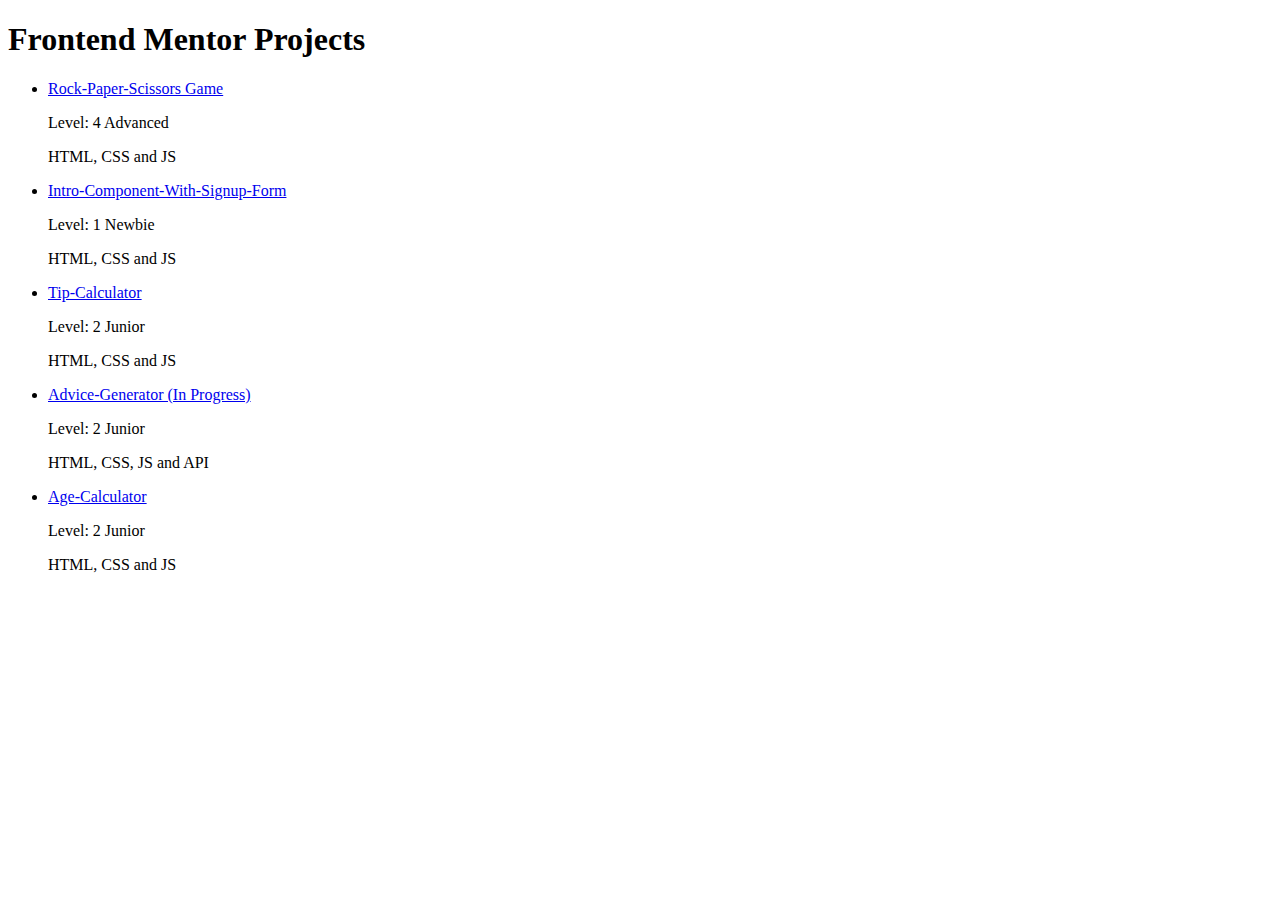
<file: index.html>
<!DOCTYPE html>
<html lang="en">
<head>
    <meta charset="UTF-8">
    <meta http-equiv="X-UA-Compatible" content="IE=edge">
    <meta name="viewport" content="width=device-width, initial-scale=1.0">
    <title>My Frontend Mentor Projects</title>
</head>
<body>
    <h1>Frontend Mentor Projects</h1>
    <ul>
        <li><a href="Rock-Paper-Scissors Game/index.html">Rock-Paper-Scissors Game</a></li>
        <p>Level: 4 Advanced</p>
        <p>HTML, CSS and JS</p>
        <li><a href="Intro-Component-With-Signup-Form/index.html">Intro-Component-With-Signup-Form</a></li>
        <p>Level: 1 Newbie</p>
        <p>HTML, CSS and JS</p>
        <li><a href="Tip-Calculator/index.html">Tip-Calculator</a></li>
        <p>Level: 2 Junior</p>
        <p>HTML, CSS and JS</p>
        <li><a href="Advice-Generator/index.html">Advice-Generator (In Progress)</a></li>
        <p>Level: 2 Junior</p>
        <p>HTML, CSS, JS and API</p>
        <li><a href="Age-Calculator/index.html">Age-Calculator</a></li>
        <p>Level: 2 Junior</p>
        <p>HTML, CSS and JS</p>
    </ul>
</body>
</html>
</file>
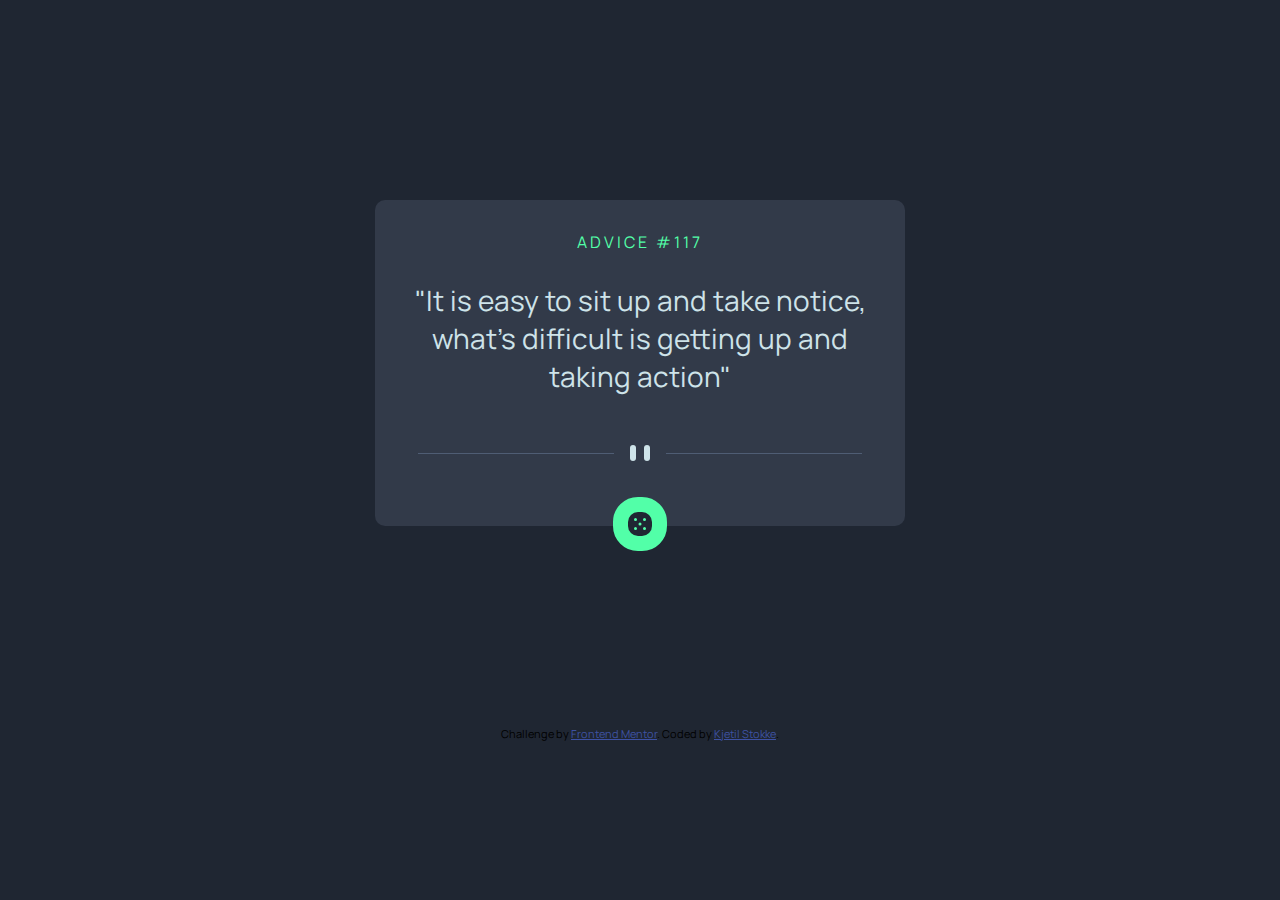
<file: Advice-Generator/index.html>
<!DOCTYPE html>
<html lang="en">

<head>
  <meta charset="UTF-8">
  <meta name="viewport" content="width=device-width, initial-scale=1.0">
  <!-- displays site properly based on user's device -->
  <link rel="stylesheet" href="styles.css">
  <link rel="icon" type="image/png" sizes="32x32" href="./images/favicon-32x32.png">
  <link rel="preconnect" href="https://fonts.googleapis.com">
  <link rel="preconnect" href="https://fonts.gstatic.com" crossorigin>
  <link href="https://fonts.googleapis.com/css2?family=Manrope:wght@800&display=swap" rel="stylesheet">
  <script src="advice.js" defer></script>
  <title>Frontend Mentor | Advice generator app</title>

</head>

<body>

  <div class="container">
    <p class="adviceNumber">ADVICE #<span>117</span></p>
    <p class="advice">"It is easy to sit up and take notice, what's difficult is getting up and taking action"</p>
    <picture>
      <source srcset="./images/pattern-divider-mobile.svg" media="(max-width: 500px)" class="divider">
      <img alt="Pattern divider" srcset="./images/pattern-divider-desktop.svg" class="divider">
    </picture>
    <img src="./images/icon-dice.svg" alt="Dice icon" class="dice">
  </div>

  <div class="attribution">
    Challenge by <a href="https://www.frontendmentor.io/challenges" target="_blank">Frontend Mentor</a>.
    Coded by <a href="https://github.com/h131177">Kjetil Stokke</a>.
  </div>
</body>

</html>
</file>
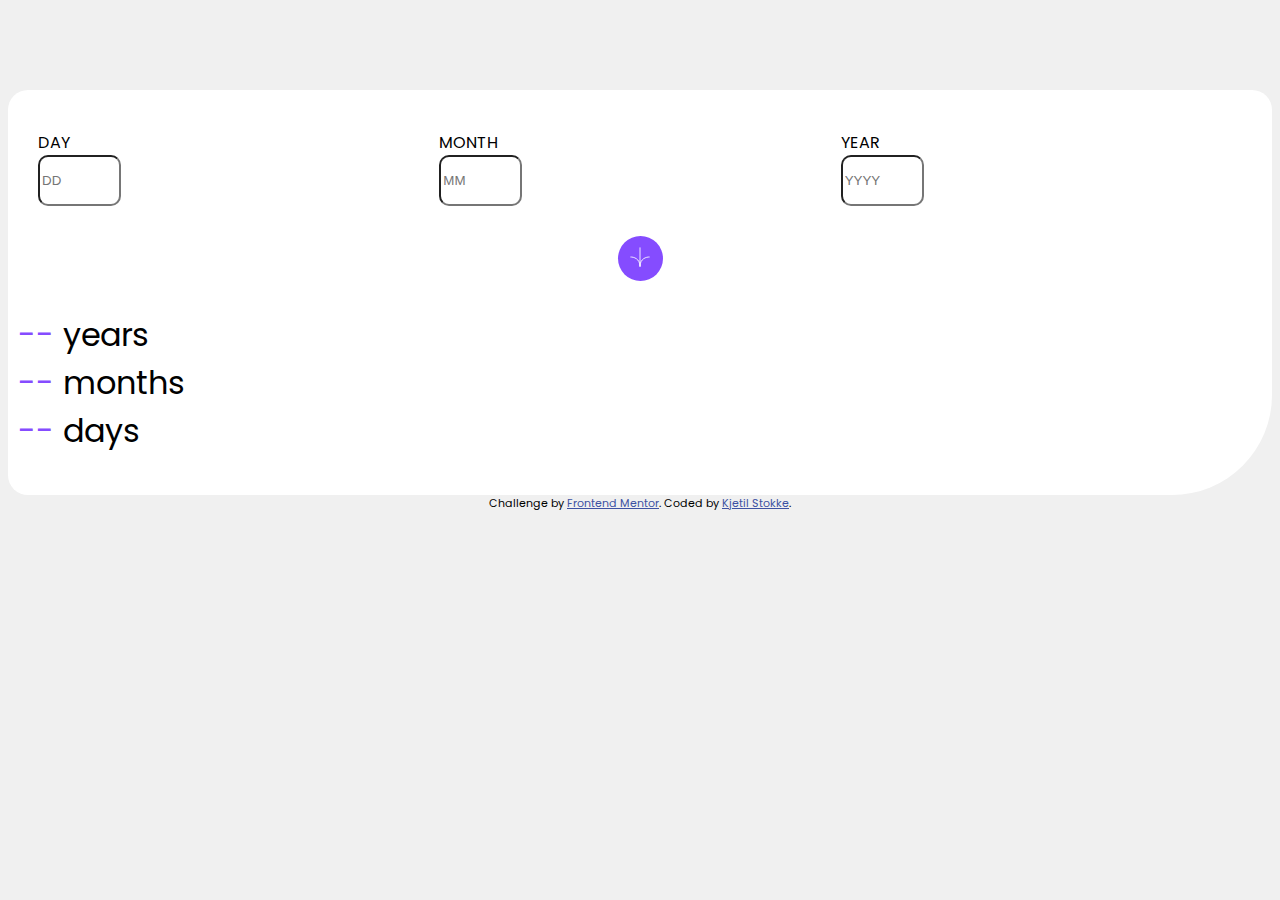
<file: Age-Calculator/index.html>
<!DOCTYPE html>
<html lang="en">
<head>
  <meta charset="UTF-8">
  <meta name="viewport" content="width=device-width, initial-scale=1.0"> <!-- displays site properly based on user's device -->
  <link rel="stylesheet" href="styles.css">
  <link rel="icon" type="image/png" sizes="32x32" href="./assets/images/favicon-32x32.png">
  <link rel="preconnect" href="https://fonts.googleapis.com">
  <link rel="preconnect" href="https://fonts.gstatic.com" crossorigin>
  <link href="https://fonts.googleapis.com/css2?family=Manrope:wght@800&family=Poppins:ital,wght@0,700;1,400;1,800&display=swap" rel="stylesheet">
  <script src="age.js" defer></script>
  <title>Frontend Mentor | Age calculator app</title>

</head>
<body>

  <div class="container">
    <div class="top">
      <div class="day">
        <label for="">DAY</label>
        <input type="text" id="day" placeholder="DD">
        <p class="error hidden">This field is required</p>
      </div>
      
      <div class="month">
        <label for="">MONTH</label>
        <input type="text" id="month" placeholder="MM">
        <p class="error hidden">This field is required</p>
      </div>
      
      <div class="year">
        <label for="">YEAR</label>
        <input type="text" id="year" placeholder="YYYY">
        <p class="error hidden">This field is required</p>
      </div>
    </div>
    <div class="middle">
      <button>
        <img src="./assets/images/icon-arrow.svg" alt="">
      </button>
    </div>
    <div class="bottom">
      <div><p><span data-years>--</span> years</p></div>
      <div><p><span data-months>--</span> months</p></div>
      <div><p><span data-days>--</span> days</p></div>
    </div>
  </div>
  
  <div class="attribution">
    Challenge by <a href="https://www.frontendmentor.io?ref=challenges" target="_blank">Frontend Mentor</a>. 
    Coded by <a href="https://github.com/h131177">Kjetil Stokke</a>.
  </div>
</body>
</html>
</file>
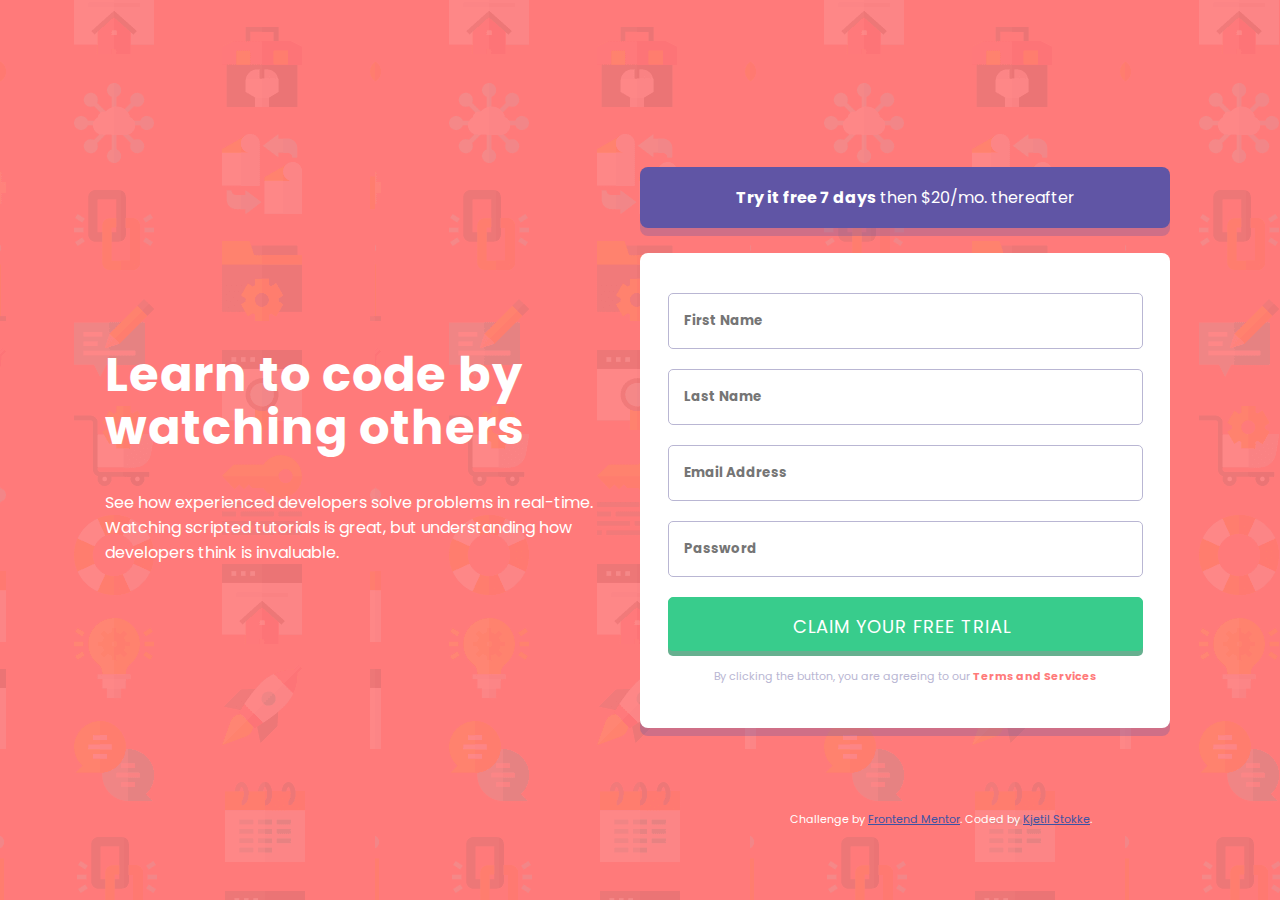
<file: Intro-Component-With-Signup-Form/index.html>
<!DOCTYPE html>
<html lang="en">
<head>
  <meta charset="UTF-8">
  <meta name="viewport" content="width=device-width, initial-scale=1.0"> <!-- displays site properly based on user's device -->
  <link rel="stylesheet" href="styles.css">
  <link rel="icon" type="image/png" sizes="32x32" href="./images/favicon-32x32.png">
  <link rel="preconnect" href="https://fonts.googleapis.com">
  <link rel="preconnect" href="https://fonts.gstatic.com" crossorigin>
  <link href="https://fonts.googleapis.com/css2?family=Poppins:wght@400;500;600;700&display=swap" rel="stylesheet">
  <script src="validation.js" defer></script>
  <title>Frontend Mentor | Intro component with sign up form</title>

</head>
<body>

  <div class="intro">
    <h2>Learn to code by watching others</h2>
    <p>See how experienced developers solve problems in real-time. Watching scripted tutorials is great, 
      but understanding how developers think is invaluable.</p>
  </div>
  
    <div class="form">
      <div class="header">
        <p><span>Try it free 7 days</span> then $20/mo. thereafter</p>
       </div>  
    
       <form action="#">
         <input type="text" id="firstName" placeholder="First Name">
         <p class="error hidden">First name cannot be empty</p>
         <input type="text" id="lastName" placeholder="Last Name ">
         <p class="error hidden">Last name cannot be empty</p>
         <input type="text" id="email" placeholder="Email Address">
         <p class="error hidden">Email cannot be empty</p>
         <input type="password" name="" id="password" placeholder="Password">
         <p class="error hidden">Password cannot be empty</p>
         <input type="button" class="button" value="Claim your free trial ">
         <p class="terms">By clicking the button, you are agreeing to our <a href="#">Terms and Services</a></p>
       </form>
    </div>
   
  <footer>
    <p class="attribution">
      Challenge by <a href="https://www.frontendmentor.io/challenges" target="_blank">Frontend Mentor</a>. 
      Coded by <a href="https://github.com/h131177">Kjetil Stokke</a>.
    </p>
  </footer>
</body>
</html>
</file>
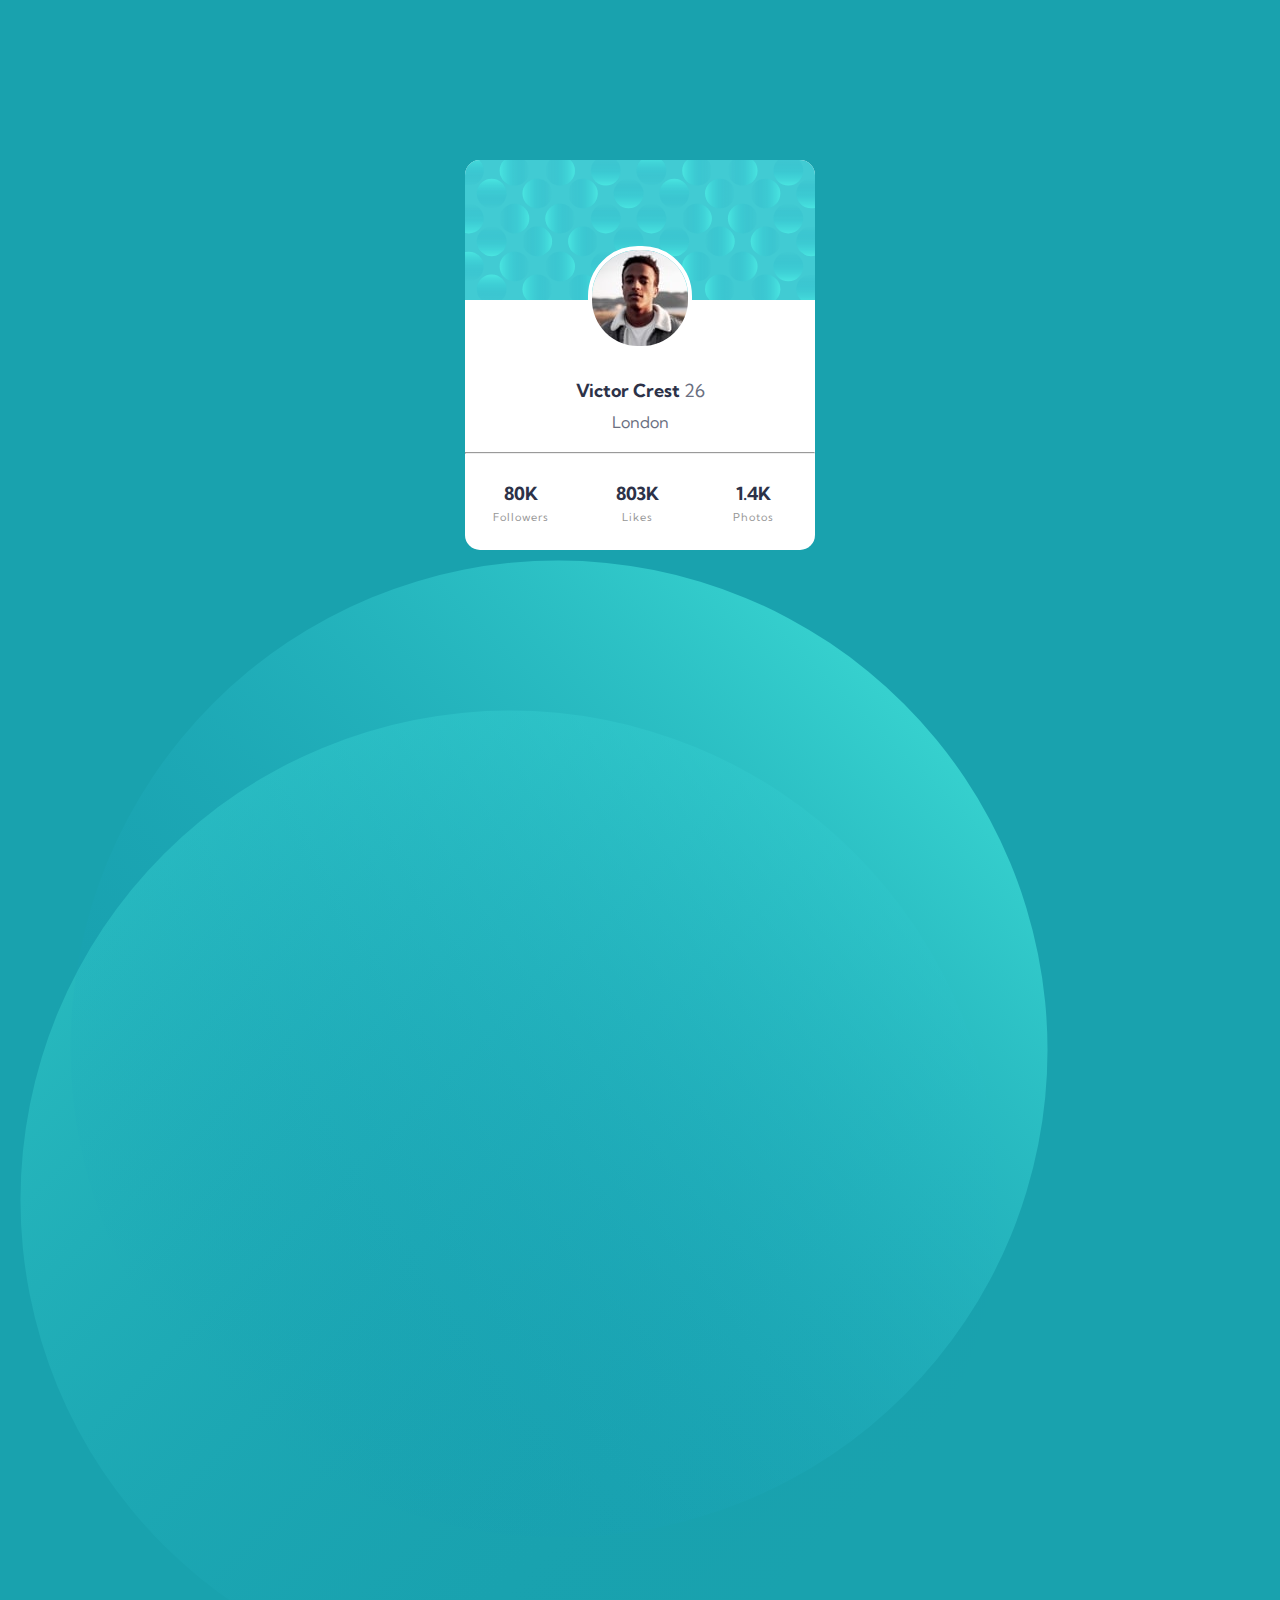
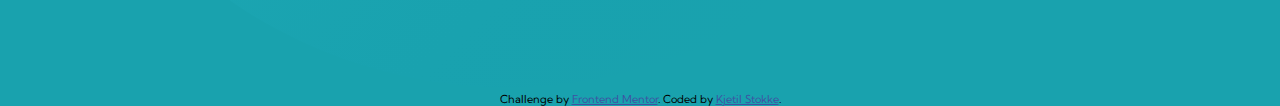
<file: Profile-Card-Component/index.html>
<!DOCTYPE html>
<html lang="en">
<head>
  <meta charset="UTF-8">
  <meta name="viewport" content="width=device-width, initial-scale=1.0"> <!-- displays site properly based on user's device -->
  <link rel="stylesheet" href="styles.css">
  <link rel="icon" type="image/png" sizes="32x32" href="./images/favicon-32x32.png">
  <link rel="preconnect" href="https://fonts.googleapis.com">
  <link rel="preconnect" href="https://fonts.gstatic.com" crossorigin>
  <link href="https://fonts.googleapis.com/css2?family=Kumbh+Sans:wght@400;700&display=swap" rel="stylesheet">
  <title>Frontend Mentor | Profile card component</title>

</head>
<body>
  <div class="bg-top">
    <img src="./images/bg-pattern-top.svg" alt="" class="background-top">
  </div>
  

  <div class="card">
    <div class="card-header">
      <img class="background-pattern-card" src="./images/bg-pattern-card.svg" alt="background-pattern-card">
      <img class="victor" src="./images/image-victor.jpg" alt="Victor">
    </div>
    <div class="card-content">
      <p class="name">Victor Crest</p>
      <p class="age">26</p>
      <p class="city">London</p>
      <hr>
    </div>
    <div class="card-footer">
      <div class="info">
        <p>80K</p>
        <p>Followers</p>
      </div>
      <div class="info">
        <p>803K</p>
        <p>Likes</p>
      </div>
      <div class="info">
        <p>1.4K</p>
        <p>Photos</p>
      </div>
    </div>
  </div>

  <div class="bg-bottom">
    <img src="./images/bg-pattern-bottom.svg" alt="" class="background-bottom">
  </div>
  
  <div class="attribution">
    Challenge by <a href="https://www.frontendmentor.io/challenges" target="_blank">Frontend Mentor</a>. 
    Coded by <a href="https://github.com/h131177">Kjetil Stokke</a>.
  </div>
</body>
</html>
</file>
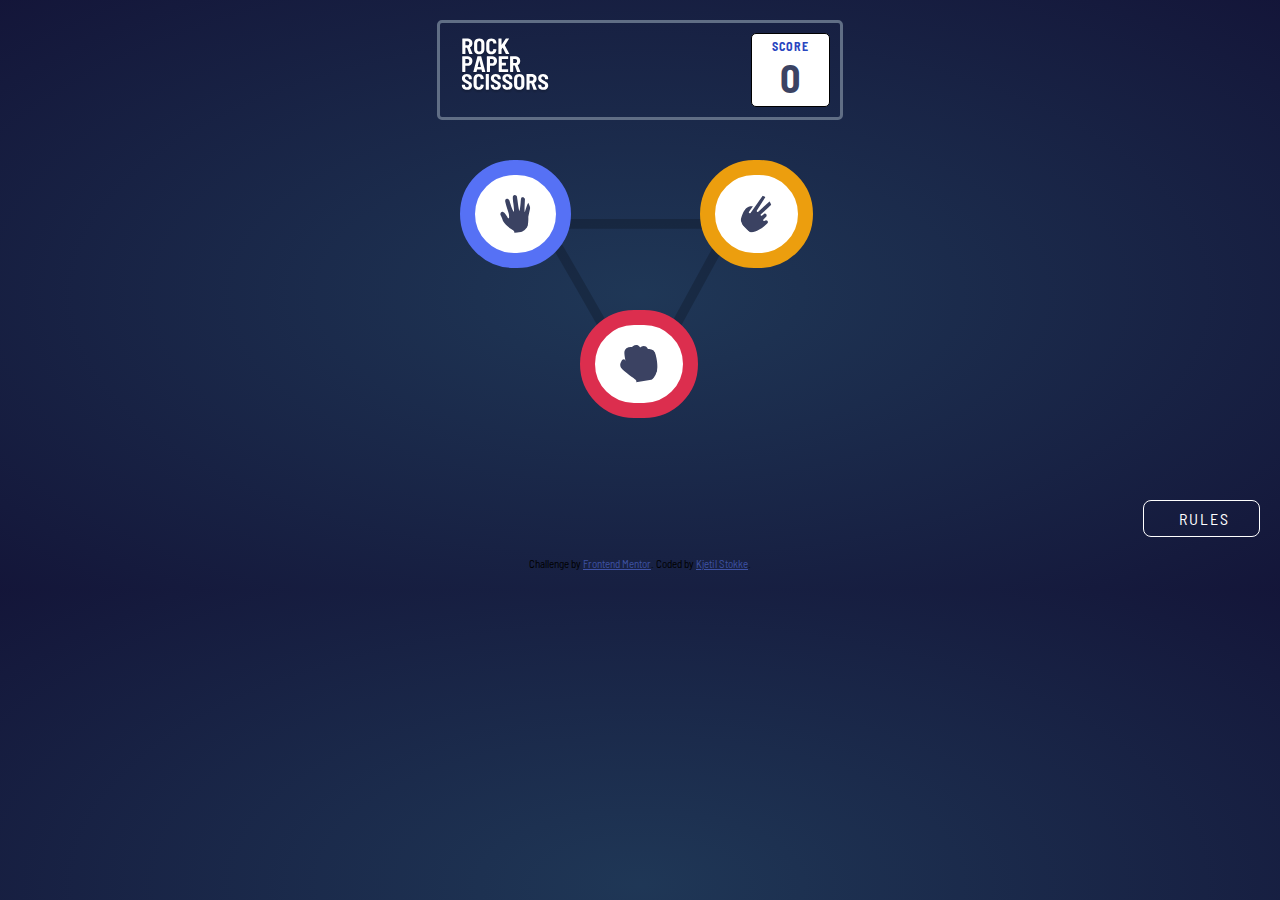
<file: Rock-Paper-Scissors Game/index.html>
<!DOCTYPE html>
<html lang="en">

<head>
  <meta charset="UTF-8">
  <meta name="viewport" content="width=device-width, initial-scale=1.0">
  <!-- displays site properly based on user's device -->
  <link rel="stylesheet" href="styles.css">
  <script src="gamecontroller.js" type="module"></script>
  <link rel="icon" type="image/png" sizes="32x32" href="./images/favicon-32x32.png">
  <link rel="preconnect" href="https://fonts.googleapis.com">
  <link rel="preconnect" href="https://fonts.gstatic.com" crossorigin>
  <link href="https://fonts.googleapis.com/css2?family=Barlow+Semi+Condensed:wght@600&display=swap" rel="stylesheet">
  <title>Rock, Paper, Scissors Game</title>

</head>

<body>
  <div id="root">
    <div class="header">
      <img src="./images/logo.svg" alt="logo">
      <div class="score">
        <p>SCORE</p>
        <span data-score>0</span>
      </div>
    </div>

    <div class="playground">
      <img class="triangle" src="./images/bg-triangle.svg" alt="background triangle">
      <img src="./images/icon-paper.svg" alt="paper">
      <img src="./images/icon-scissors.svg" alt="scissors">
      <img src="./images/icon-rock.svg" alt="rock">
      <p class="hidden">YOU PICKED</p>
      <p class="hidden">THE HOUSE PICKED</p>
      <div class="result hidden">
        <p data-result>YOU LOSE</p>
        <button>PLAY AGAIN</button>
      </div>
    </div>

    <div class="rules">
      <a href="#modal">RULES</a>
    </div>
    <div id="modal">
      <div class="modal-content">
        <h2>RULES</h2>
        <img src="./images/image-rules.svg" alt="rules">
        <a href="#" class="close-modal"><img src="./images/icon-close.svg" alt="close symbol"></a>
      </div>
    </div>

    <div class="attribution">
      Challenge by <a href="https://www.frontendmentor.io/challenges" target="_blank">Frontend Mentor</a>.
      Coded by <a href="https://github.com/h131177">Kjetil Stokke</a>.
    </div>
  </div>
</body>

</html>
</file>
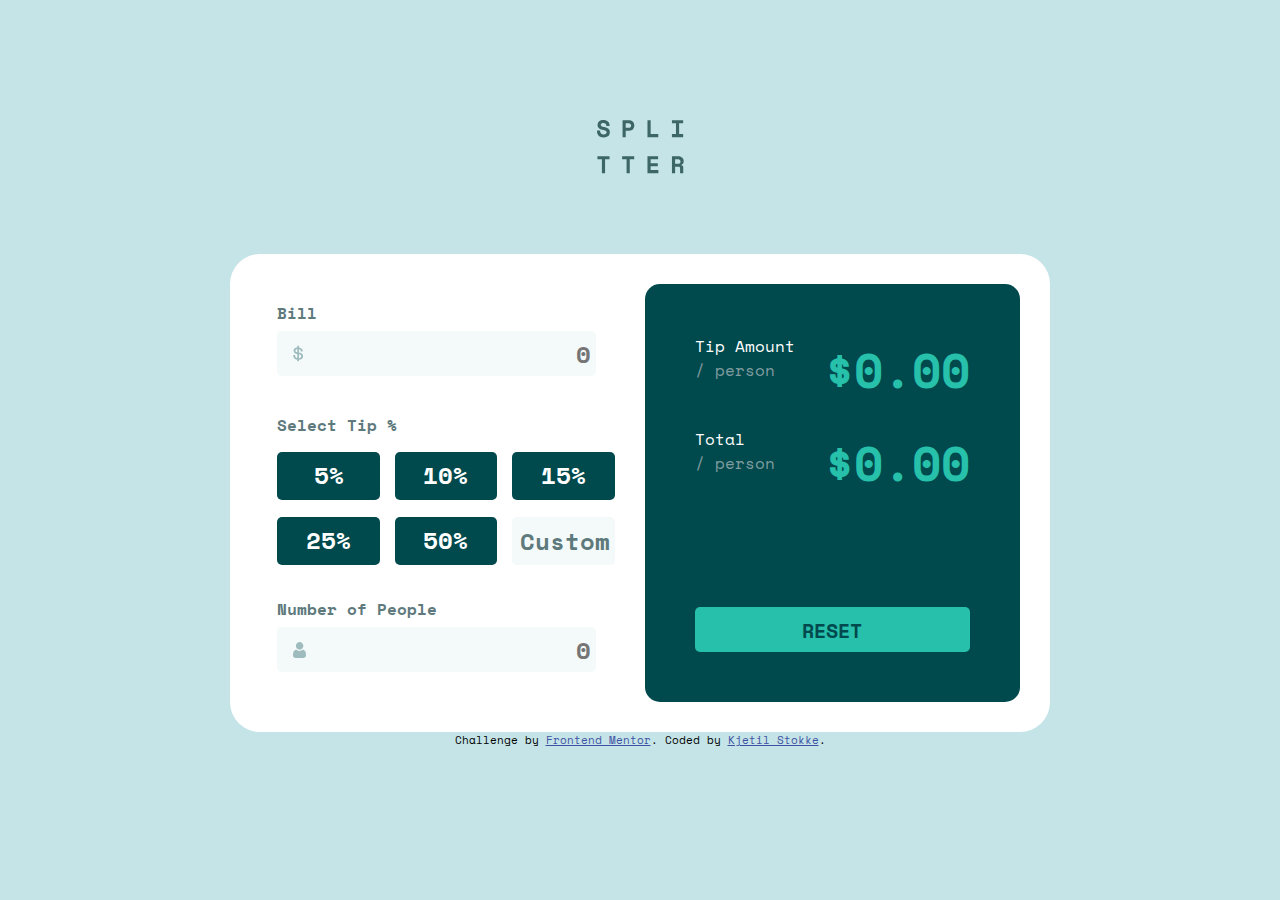
<file: Tip-Calculator/index.html>
<!DOCTYPE html>
<html lang="en">

<head>
  <meta charset="UTF-8">
  <meta name="viewport" content="width=device-width, initial-scale=1.0">
  <!-- displays site properly based on user's device -->
  <link rel="stylesheet" href="styles.css">
  <link rel="icon" type="image/png" sizes="32x32" href="./images/favicon-32x32.png">
  <link rel="preconnect" href="https://fonts.googleapis.com">
  <link rel="preconnect" href="https://fonts.gstatic.com" crossorigin>
  <link href="https://fonts.googleapis.com/css2?family=Space+Mono:wght@400;700&display=swap" rel="stylesheet">
  <script src="calculator.js" defer></script>
  <title>Frontend Mentor | Tip calculator app</title>

</head>

<body>

  <img src="./images/logo.svg" alt="logo">
  <div class="container">
    <div class="userInput">
      <label for="">Bill</label>
      <input type="text" id="bill" placeholder="0">

      <label for="">Select Tip %</label>
      <div class="select">
        <div>5%</div>
        <div>10%</div>
        <div>15%</div>
        <div>25%</div>
        <div>50%</div>
        <input type="text" id="custom" placeholder="Custom">
      </div>

      <label for="">Number of People</label>
      <input type="text" id="people" placeholder="0">
    </div>

    <div class="result">
      <div>
        <p>Tip Amount</p>
        <span>/ person</span>
      </div>
      <span data-tip>$0.00</span>
      <div>
        <p>Total</p>
        <span>/ person</span>
      </div>
      <span data-total>$0.00</span>
      <input type="button" id="reset" value="RESET">
    </div>

  </div>

  <div class="attribution">
    Challenge by <a href="https://www.frontendmentor.io/challenges" target="_blank">Frontend Mentor</a>.
    Coded by <a href="https://github.com/h131177">Kjetil Stokke</a>.
  </div>
</body>
</html>
</file>
<file: Advice-Generator/styles.css>
.attribution { 
    font-size: 11px; 
    text-align: center; 
}
.attribution a { 
    color: hsl(228, 45%, 44%); 
}

body {
    background: hsl(218, 23%, 16%);
    font-family: 'Manrope', sans-serif;
}

.container {
    background: hsl(217, 19%, 24%);
    border-radius: 10px;
    margin: 100px 10px;
    padding: 15px;
    position: relative;
    max-width: 500px;
}

.adviceNumber {
    color: hsl(150, 100%, 66%);
    text-align: center;
    letter-spacing: 3px;
}

.dice {
    background: hsl(150, 100%, 66%);
    border: 15px solid hsl(150, 100%, 66%);
    border-radius: 25px;
    position: absolute;
    bottom: -25px;
    left: 50%;
    transform: translate(-50%);
}

.dice:hover {
    box-shadow: 0px 0px 30px hsl(150, 100%, 66%);
    transition: all 0.2s ease-in;
}

.advice {
    font-size: 28px;
    color: hsl(193, 38%, 86%);
    text-align: center;
}

.divider {
    display: block;
    margin: 0 auto;
    margin-bottom: 30px;
}

@media screen and (min-width: 500px) {
    .container {
        margin: 200px auto;
    }

    .divider {
        margin-bottom: 50px;
    }
}
</file>
<file: Age-Calculator/styles.css>
.attribution { 
    font-size: 11px; 
    text-align: center; 
}
.attribution a { 
    color: hsl(228, 45%, 44%); 
}

body {
    background: hsl(0, 0%, 94%);
    font-family: Poppins;
}
.container {
    background: hsl(0, 0%, 100%);
    border-radius: 20px 20px 100px 20px;
    margin-top: 90px;
    padding: 40px 10px;
}

/*top div*/
.top {
    display: grid;
    grid-template-columns: 1fr 1fr 1fr;
    margin: auto 20px;
}
label {
    display: block;
}
input {
    max-width: 75px;
    height: 45px;
    border-radius: 10px;
}
.invalidInput {
    border: red 1px solid;
}
.error {
    color: red;
}
.hidden {
    display: none;
}
.top p {
    font-size: 11px;
}

/*middle div*/
.middle {
    margin: 30px auto;
    display: flex;
    justify-content: center;
    align-items: center;
}
button {
    border: none;
    background: hsl(259, 100%, 65%);
    width: 45px;
    height: 45px;
    border-radius: 30px;
}
button:hover {
    background: hsl(0, 0%, 8%);
}
img {
    width: 20px;
    height: 20px;
}

/*bottom div*/
.bottom {
    font-size: 32px;
}
p {
    display: inline;
}
span {
    color: hsl(259, 100%, 65%);
}
</file>
<file: Intro-Component-With-Signup-Form/styles.css>
.attribution {
    font-size: 11px;
    text-align: center;
}
.attribution a {
    color: hsl(228, 45%, 44%);
}

/* base styles */
body {
    font-family: 'Poppins', sans-serif;
    background: hsl(0, 100%, 74%);
    background-image: url(./images/bg-intro-mobile.png);
    font-size: 16px;
    color: white;
}

h2 {
    margin: 20px 40px;
    margin-top: 70px;
    letter-spacing: 1px;
}
.intro {
    margin-bottom: 40px;
    text-align: center;
    padding: 15px;
}
.intro, .form {
    max-width: 500px;
}
.hidden {
    display: none;
}
.error {
    color:hsl(0, 100%, 74%);
    font-style: italic;
    font-size: 11px;
    text-align: right;
    margin: 0;
    margin-right: 10px;
    margin-bottom: 10px;
}

/* header styles */
.header {
    background: hsl(248, 32%, 49%);
    border-radius: 8px;
    margin: 20px;
    padding: 0px 30px;
    box-shadow: 0px 8px hsla(248, 32%, 49%, 0.3);
}
.header p {
    text-align: center;
    padding: 20px;
}
.header span {
    font-weight: bold;
}

/* form styles */
.form {
    min-width: 360px;
}
form {
    background: white;
    margin: 25px 20px;
    padding: 15px;
    border-radius: 8px;
    text-align: center;
    box-shadow: 0px 8px hsla(248, 32%, 49%, 0.3);
}
input {
    margin: 8px 5px;
    padding: 17px 15px;
}
input[type=text], input[type=password] {
    border: 1px solid hsl(246, 25%, 77%);
    border-radius: 5px;
    font-family: 'Poppins', sans-serif;
    font-weight: bold;
    width: 95%;
    box-sizing: border-box;
}

.button {
    background: hsl(154, 59%, 51%);
    color: white;
    border: 1px solid hsl(154, 59%, 51%);
    border-radius: 5px;
    box-shadow: 0px 5px hsla(154, 59%, 35%, 0.7);
    width: 95%;
    font-family: 'Poppins', sans-serif;
    letter-spacing: 1px;
    text-transform: uppercase;
    font-size: 18px;
    padding: 15px 15px 10px 15px;
    margin-bottom: 5px;
}
form .terms{
    color: hsl(246, 25%, 77%);
    font-size: 11px;
    padding: 0px 30px;
    line-height: 1.8;
}
.terms a {
    color: hsl(0, 100%, 74%);
    text-decoration: none;
    font-weight: bold;
}


/* media queries */
@media screen and (min-width: 1030px) {
    body {
        background-image: url(./images/bg-intro-desktop.png) no-repeat;
        display: flex;
        justify-content: center;
        align-items: center;
        text-align: center;
        height: 100vh;
        margin: auto 0;
        flex-wrap: wrap;
    }
    .intro, .form {
        display: inline-block;

    }
    .intro p {
        text-align: left;
    }
    h2 {
        font-size: 48px;
        text-align: left;
        margin-left: 0;
        line-height: 1.1;
        margin-bottom: 35px;
    }
    .header p {
        padding: 18px;
    }
    .form {
        min-width: 570px;
        max-width: 570px;
    }
    form {
        padding-top: 30px;
        padding-bottom: 30px;
    }
    input {
        margin: 10px 5px;
    }
    footer {
        position: relative;
    }
    .attribution {
        position: absolute;
        top: 350px;
        left: -400px;
    }
}
</file>
<file: Profile-Card-Component/styles.css>
.attribution {
    font-size: 11px; text-align: center;
}
.attribution a {
    color: hsl(228, 45%, 44%);
}

body {
    background: hsl(185, 75%, 39%);
    font-family: 'Kumbh Sans', sans-serif;
    margin: 0 20px;
}

.bg-top {
    position: relative;
}
.background-top {
    position: absolute;
    top: 400px;
    left: 50px;
}

.card {
    background: white;
    border-radius: 15px;
    margin: 160px auto;
    width: 350px;
}
.card-header {
    position: relative;
}
.background-pattern-card {
    border-radius: 15px 15px 0 0;
}
.card-header .victor {
    position: absolute;
    top: 60%;
    left: 35%;
    border: 4px solid white;
    border-radius: 50px;
}
.card-content {
    text-align: center;
    margin-top: 75px;
}
.name, .age {
    display: inline;
}
.name, .info p:first-child {
    font-size: 18px;
    font-weight: bold;
    margin: 0;
    color: hsl(229, 23%, 23%);
}
.age {
    color: hsl(227, 10%, 46%);
    font-size: 18px;
}
.city {
    color: hsl(227, 10%, 46%);
    margin-top: 10px;
    margin-bottom: 20px;
}
.info {
    display: inline-block;
    width: 32%;
    text-align: center;
    margin: 20px 0 15px 0;
}
.info p:nth-child(2) {
    color: hsl(0, 0%, 59%);
    font-size: 11px;
    letter-spacing: 1px;
    margin-top: 5px;
}
</file>
<file: Rock-Paper-Scissors Game/styles.css>
.attribution {
    font-size: 11px; 
    text-align: center; 
    margin-top: 20px;
}
.attribution a {
    color: hsl(228, 45%, 44%); 
}

/* base styles */
body {
    background: radial-gradient(hsl(214, 47%, 23%), hsl(237, 49%, 15%));
    margin: 20px;
    font-family: 'Barlow Semi Condensed', sans-serif;
}
.rules {
    width: 33%;
    border: 1px solid white;
    border-radius: 8px;
    text-align: center;
    letter-spacing: 2px;
    padding: 8px 5px;
    margin: auto;
    max-width: 105px;
}
.rules a {
    text-decoration: none;
    color: white;
    padding: 10px 30px;
}
.hidden {
    display: none;
}

/* header styles */
.header {
    display: grid;
    grid-template-columns: 1fr 1fr 1fr;
    border: 3px solid hsl(217, 16%, 45%);
    border-radius: 5px;
    margin: 20px auto;
    max-height: 100px;
    max-width: 400px;
    min-width: 260px;
}
.header img {
    width: 90px;
    grid-column: 1/2;
    margin-top: 15px;
    margin-left: 20px;
    margin-bottom: 15px;
}
.score {
    grid-column: 3/4;
    background: white;
    border: 1px solid black;
    border-radius: 5px;
    padding: 5px 20px;
    margin: 10px;
    text-align: center;
    max-width: 40px;
    justify-self: end;
}
.score p {
    color: hsl(229, 64%, 46%);
    margin: 0;
    font-size: 12px;
    font-weight: bold;
    letter-spacing: 1px;
}
.score span {
    color: hsl(229, 25%, 31%);
    font-size: 40px;
    font-weight: bold;
}

/* game styles */
.playground {
    margin:  100px auto;
    display: grid;
    /* grid-auto-rows: minmax(auto, 190px); */
    grid-auto-rows: minmax(auto, 150px);
    grid-template-columns: 1fr 1fr 1fr;
    max-width: 360px;
    /* margin-bottom: 0px; */
}
.triangle {
    grid-column: 1/4;
    grid-row: 1/3;
    max-width: 200px;
    margin: auto;
}
.playground img:nth-child(2) {
    
    grid-column: 1/2;
    grid-row: 1;
    height: 25%;
    background: white;
    padding: 20px 25px;
    border: 15px solid hsl(230, 89%, 65%);
    border-radius: 60px;
}
.playground img:nth-child(3) {
    
    grid-column: 3/4;
    grid-row: 1;
    height: 25%;
    background: white;
    padding: 20px 25px;
    border: 15px solid hsl(39, 89%, 49%);
    border-radius: 60px;
}
.playground img:nth-child(4) {
    
    grid-column: 2/3;
    grid-row: 2;
    height: 25%;
    background: white;
    padding: 20px 25px;
    border: 15px solid hsl(349, 71%, 52%);
    border-radius: 60px;
}
.playground p {
    color: white;
    text-align: center;
}
.playground p:nth-child(5) {
    grid-column: 1/2;
    grid-row: 1;
    align-self: flex-end;
}
.playground p:nth-child(6) {
    grid-column: 3/4;
    grid-row: 1;
    align-self: flex-end;
}

/* result styles */
.result {
    grid-column: 1/4;
    grid-row: 2;
    text-align: center;
    margin-bottom: 30px;
}
.result p {
    color: white;
    font-size: 46px;
    letter-spacing: 1px;
    margin-bottom: 15px;
}
.result button {
    padding: 10px 30px;
    border-radius: 8px;
    color: hsl(229, 25%, 31%);
    letter-spacing: 2px;
    font-family: 'Barlow Semi Condensed', sans-serif;
    width: 200px;
}

/* modal */
#modal {
    position: fixed;
    top: 0px;
    left: 0px;
    width: 100vw;
    height: 100vh;
    background: rgba(0, 0, 0, 0.75);
    display: none;
}
#modal .modal-content {
    position: absolute;
    top: 40%;
    left: 50%;
    transform: translate(-50%, -50%);
    width: 100%;
    height: 100%;
    padding: 10px 20px;
    background: #eee;
    text-align: center;
}

#modal .modal-content * {
    margin: 110px auto;
    display: block;
}
#modal .modal-content h2 {
    color: hsl(229, 25%, 31%);
    font-weight: 700;
    font-size: 36px;
}
#modal:target {
    display: block;
}

/* media queries */
@media screen and (min-width: 960px) {
    .rules {
        margin-right: 0;
    }
    .playground {
        margin: 40px auto;
        /* max-width: 500px; */
    }
    /* .playground img:nth-child(2) {
        align-self: flex-end;
    }
    .playground img:nth-child(3) {
        align-self: flex-end;
    } */
    .playground p:nth-child(5) {
        grid-column: 1/2;
        grid-row: 1;
        align-self: flex-start;
    }
    .playground p:nth-child(6) {
        grid-column: 3/4;
        grid-row: 1;
        align-self: flex-start;
    }
    .result {
        grid-column: 2/3;
        grid-row: 1;
        margin: 30px 30px 0 30px;
    }
    #modal .modal-content {
        width: 350px;
        height: 350px;
    }
    #modal .modal-content * {
        margin: 10px auto;
    }
    #modal .modal-content h2 {
        margin-top: 0;
        margin-bottom: 20px;
        text-align: left;
    }
    #modal a.close-modal {
        position: absolute;
        top: 0px;
        right: 20px;
    }
}
</file>
<file: Tip-Calculator/styles.css>
.attribution {
    font-size: 11px;
    text-align: center;
}
.attribution a {
    color: hsl(228, 45%, 44%); 
}

body {
    background: hsl(185, 41%, 84%);
    font-family: 'Space Mono', monospace;
    margin: 0;
}
img {
    display: block;
    margin: 0 auto;
    margin-top: 60px;
    margin-bottom: 40px;
}
p {
    margin: 0;
}
.container {
    background: hsl(0, 0%, 100%);
    border-radius: 30px;
    padding: 15px 20px;
    width: 358px;
    margin: 0 auto;
    box-sizing: border-box;
}
label {
    color: hsl(186, 14%, 43%);
    font-weight: 700;
    display: block;
    margin-top: 17px;
    margin-bottom: 6px;
}
input {
    background: hsl(185, 41%, 97%);
    color: hsl(183, 100%, 15%);
    font-family: 'Space Mono', monospace;
    font-weight: 700;
    padding: 5px;
    border: none;
    border-radius: 5px;
    font-size: 24px;
    text-align: end;
    box-sizing: border-box;
}
input[type=text]:hover {
    border: 3px solid hsl(172, 67%, 45%);
}
.userInput {
    margin-bottom: 10px;
    margin-left: 10px;
}
.userInput input:nth-child(2) {
    background: hsl(185, 41%, 97%) url(./images/icon-dollar.svg) 5% 50% no-repeat;
}
.userInput > input:nth-child(6) {
    background: hsl(185, 41%, 97%) url(./images/icon-person.svg) 5% 50% no-repeat;
}

.userInput > input {
    margin-bottom: 20px;
}
#custom::placeholder {
    color: hsl(186, 14%, 43%);
}

.select {
    display: grid;
    grid-template-columns: 1fr 1fr;
    grid-auto-rows: minmax(auto, 50px);
    gap: 15px;
    margin: 15px;
    margin-bottom: 30px;
    margin-left: 0;
    max-width: 305px;
}
.select div {
    background: hsl(183, 100%, 15%);
    display: inline-block;
    color: hsl(0, 0%, 100%);
    text-align: center;
    font-size: 24px;
    font-weight: 700;
    border-radius: 5px;
    padding-top: 5px;
    box-sizing: border-box;
}
.select div:hover {
    background: hsl(185, 41%, 84%);
    color: hsl(183, 100%, 15%);
}
.select * {
    height: 48px;
    width: 145px;
}

.result {
    background: hsl(183, 100%, 15%);
    border-radius: 15px;
    display: grid;
    grid-template-columns: 1fr 1fr;
    padding: 25px;
    padding-top: 40px;
    gap: 25px;
    width: 330px;
    box-sizing: border-box;
}
.result p {
    color: hsl(0, 0%, 100%);
}
.result div span {
    color: hsl(184, 14%, 56%);
}
.result > span {
    text-align: right;
    color: hsl(172, 67%, 45%);
    font-size: 32px;
    font-weight: 700;
}
.result input {
    background: hsl(172, 67%, 45%);
    text-align: center;
    grid-column: 1/3;
    font-weight: 700;
    font-size: 20px;
    padding: 9px;
}
.result input:hover {
    background: hsl(185, 41%, 84%)
}

/* media queries */
@media screen and (min-width: 860px) {
    img {
        margin-top: 120px;
        margin-bottom: 80px;
    }
    .container {
        display: grid;
        grid-template-columns: 1fr 1fr;
        width: 64%;
        min-width: 800px;
        max-width: 922px;
        padding: 30px;
        gap: 10px;
    }

    .select {
        grid-template-columns: 1fr 1fr 1fr;
        max-width: 90%;
    }
    .select * {
        width: 100%;
    }
    .result {
        gap: 0;
        padding: 40px;
        padding: 50px;
    }
    .result > span {
        font-size: 48px;
    }
    .result input {
        height: 45px;
        align-self: flex-end;
        grid-row: 6;
    }
    .userInput, .result {
        width: 100%;
    }
    .userInput {
        margin-left: 17px;
    }
    .userInput > input {
        width: 85%;
        height: 45px;
    }
}
</file>
